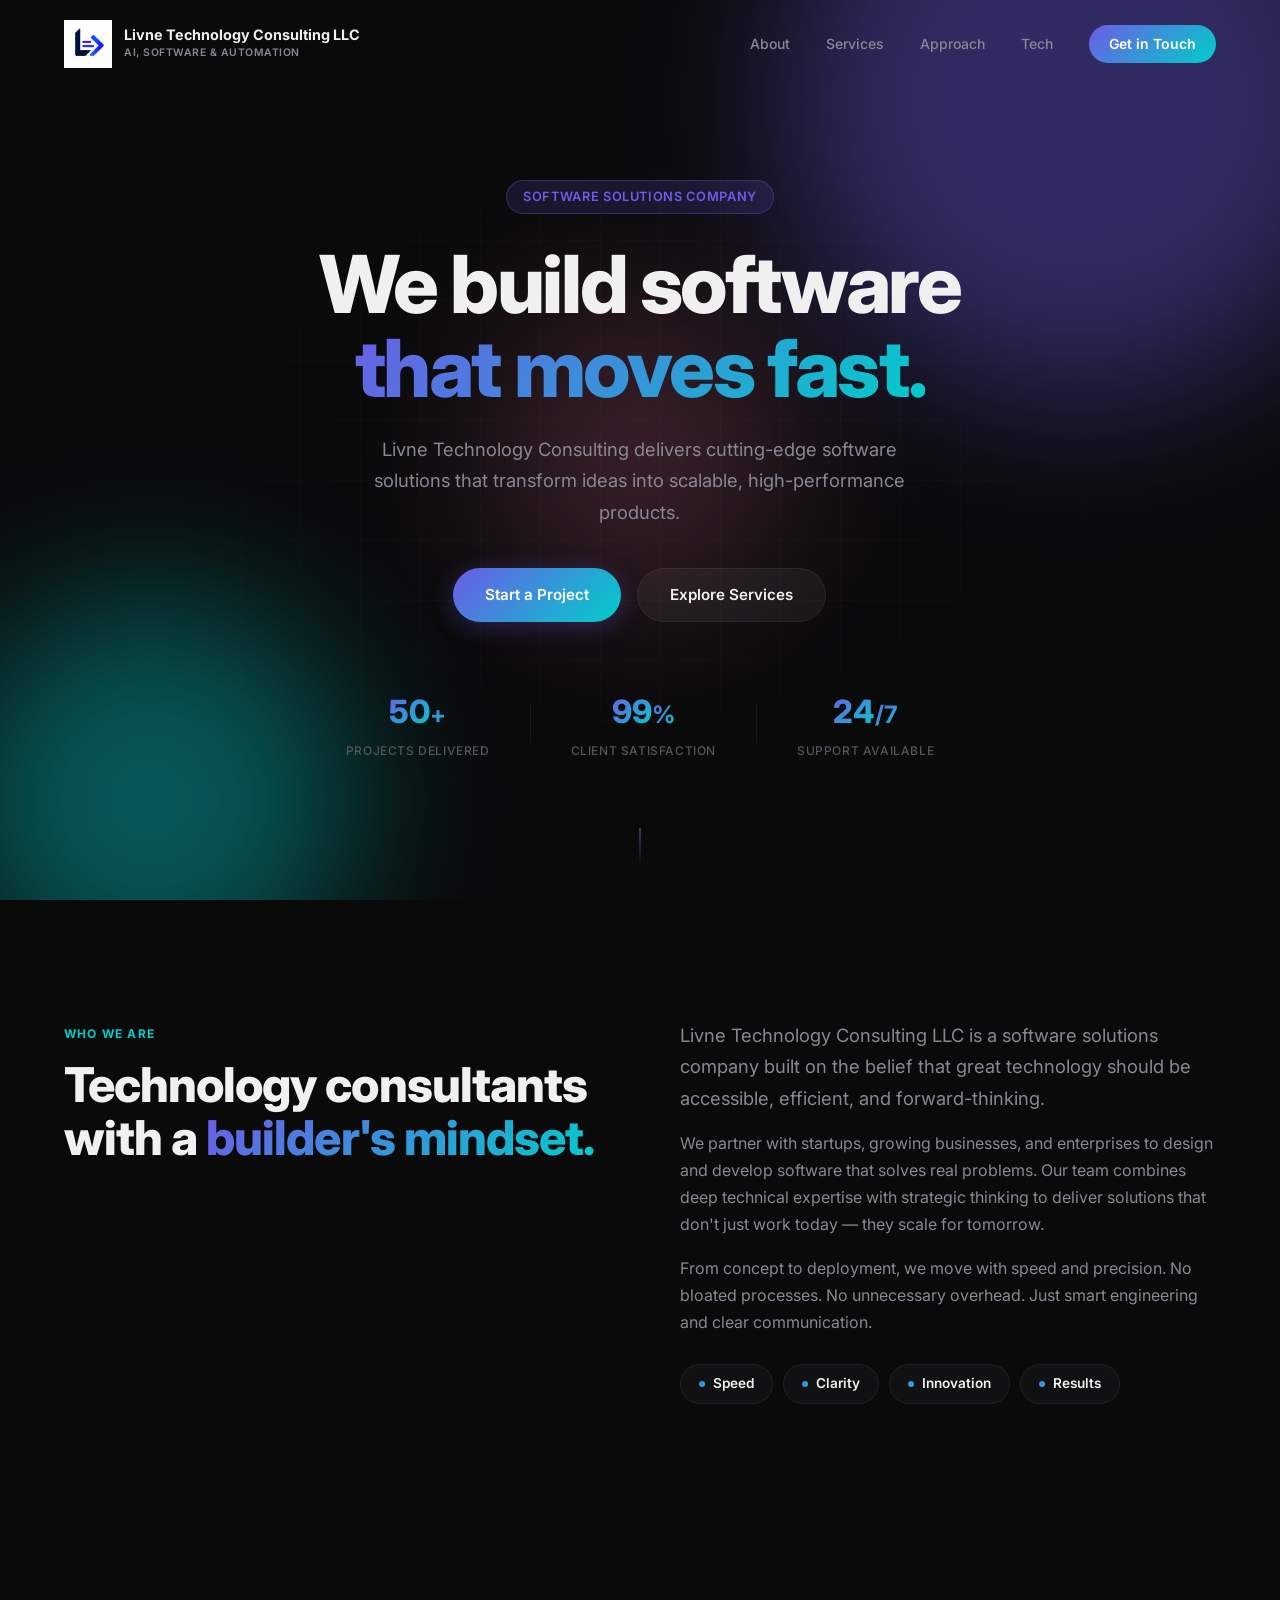
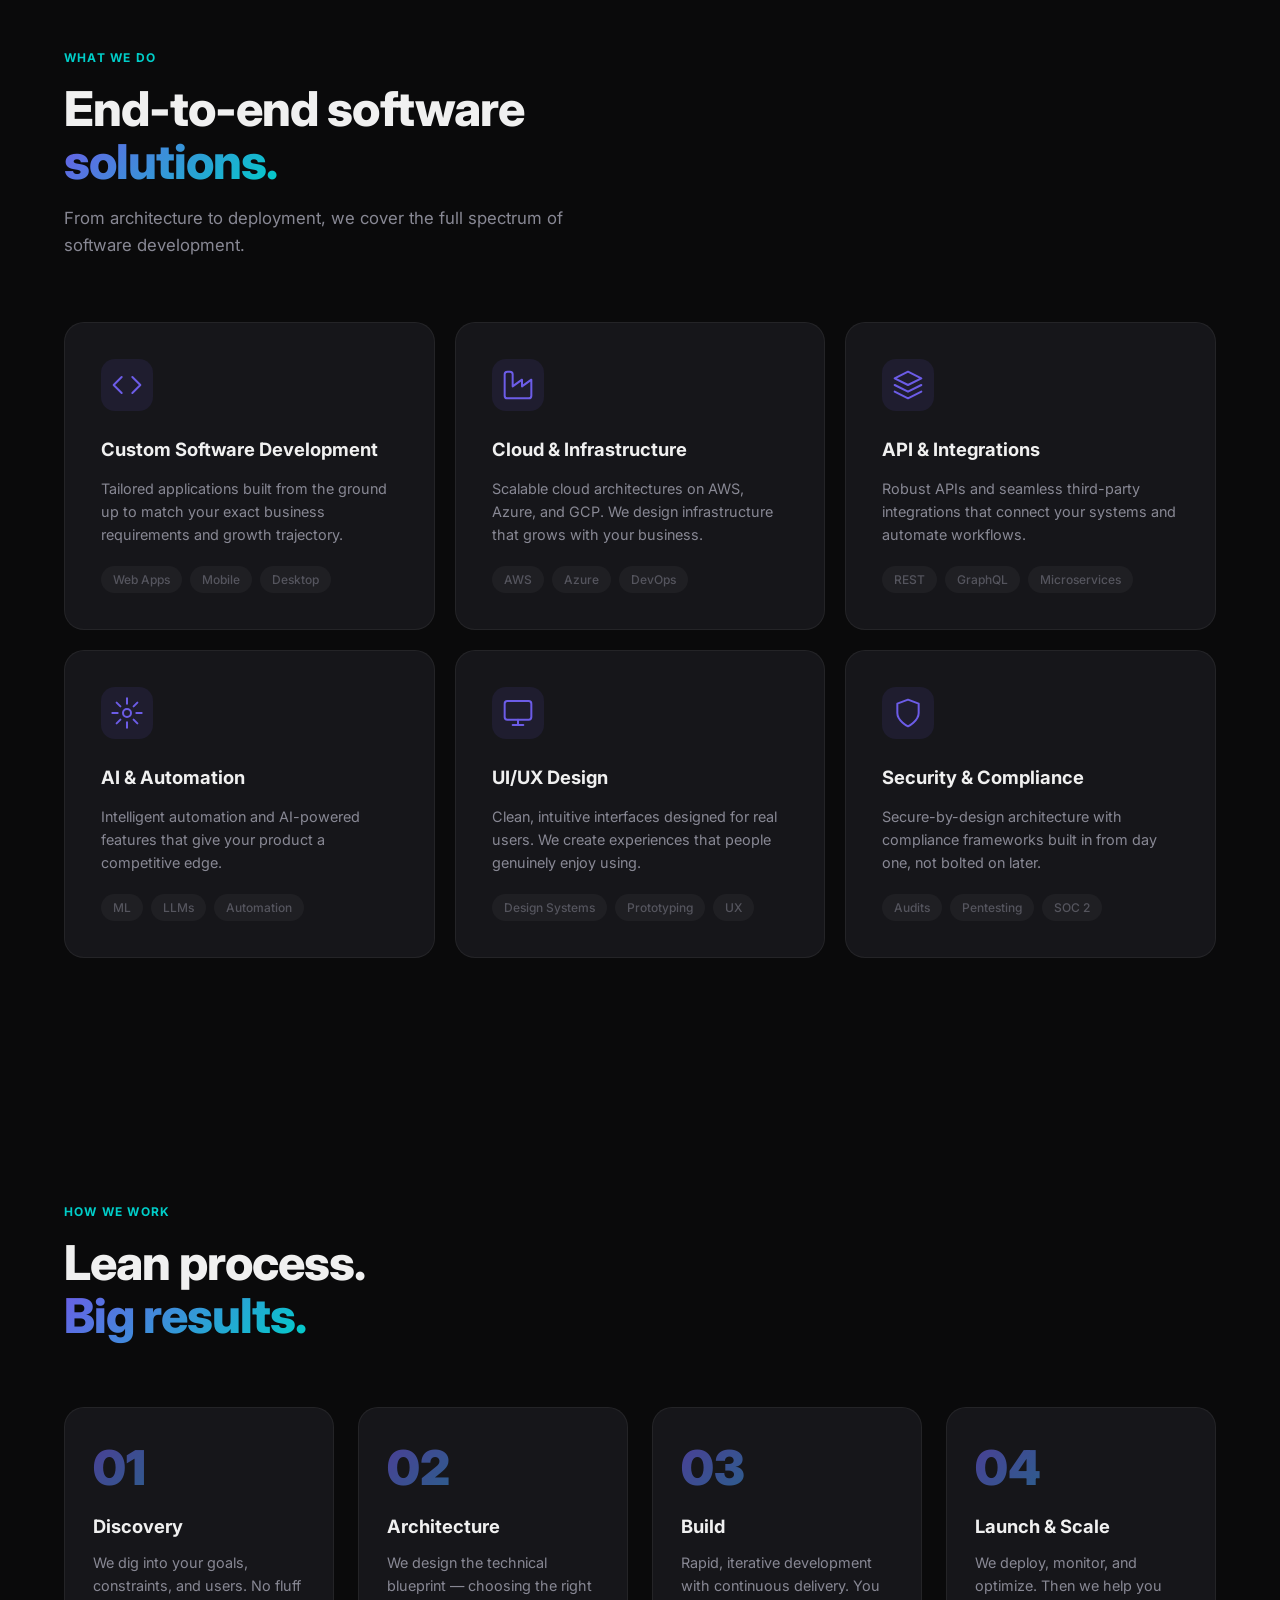
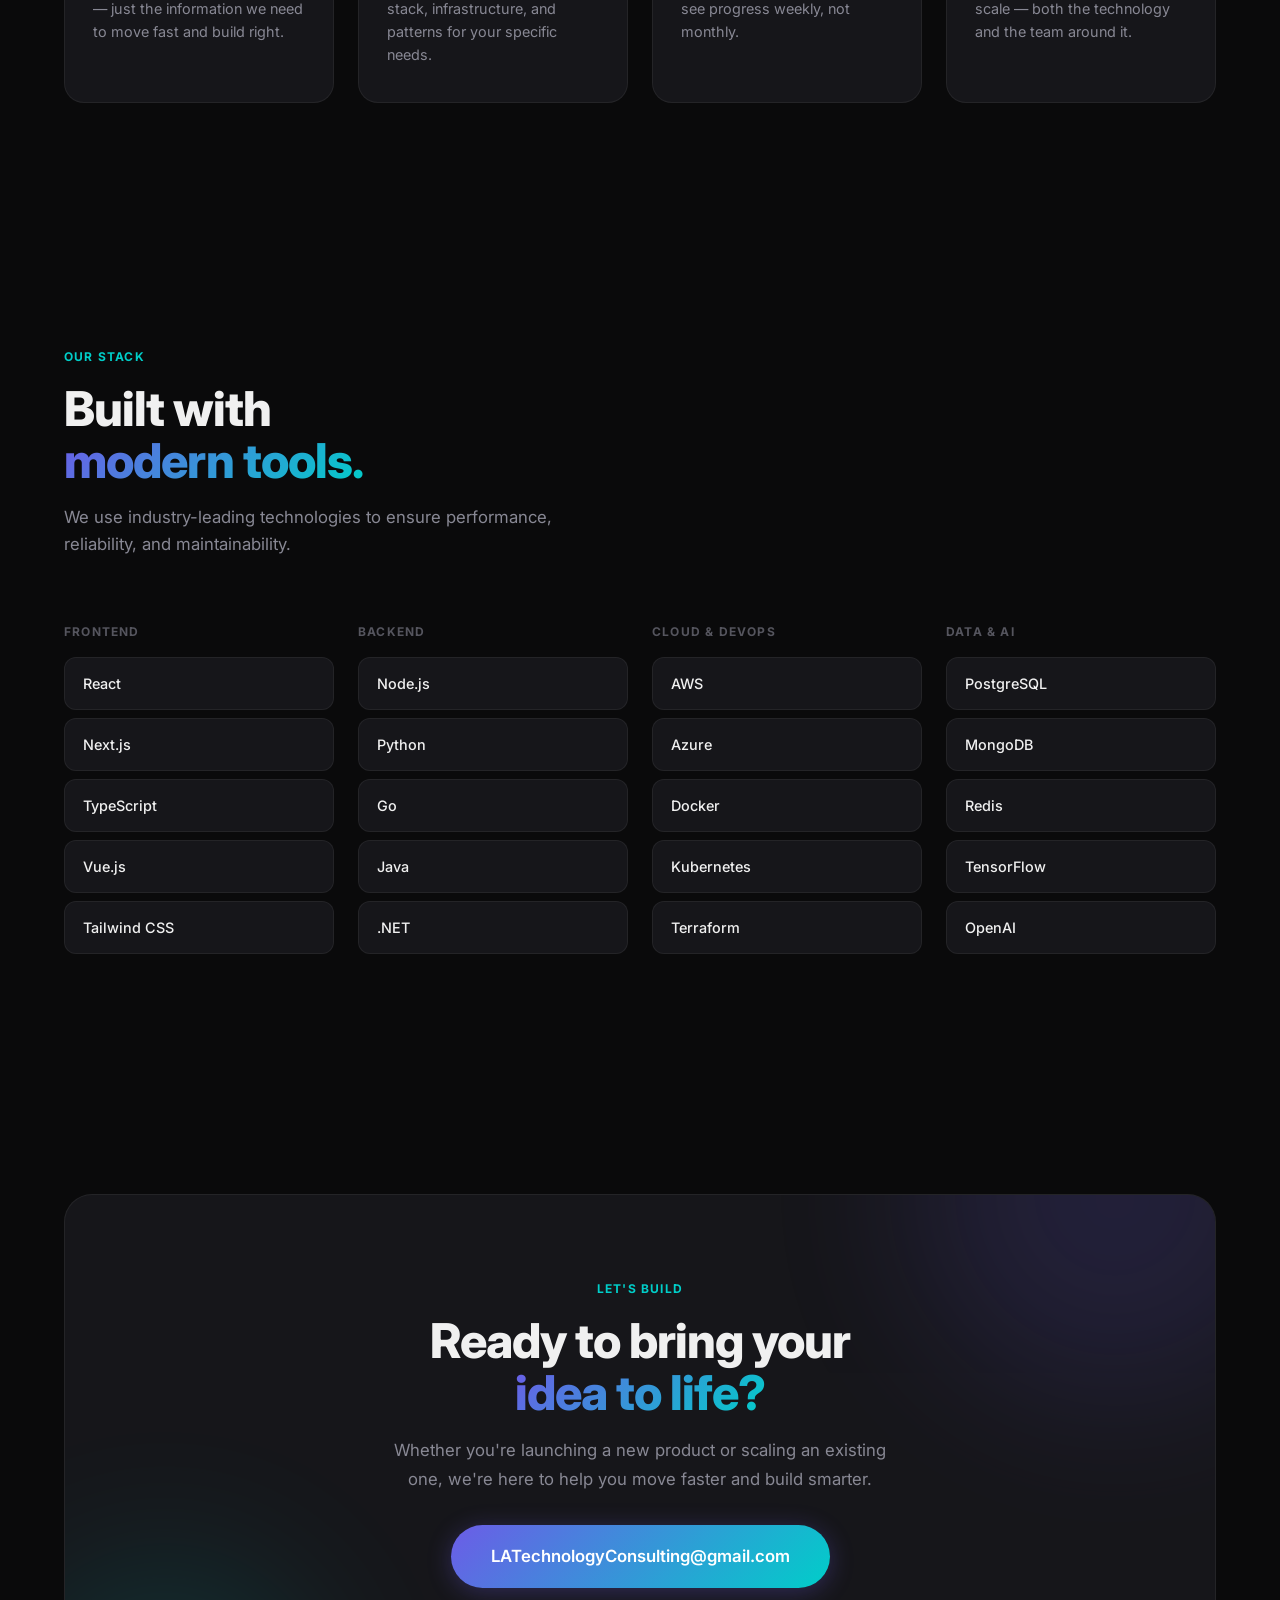
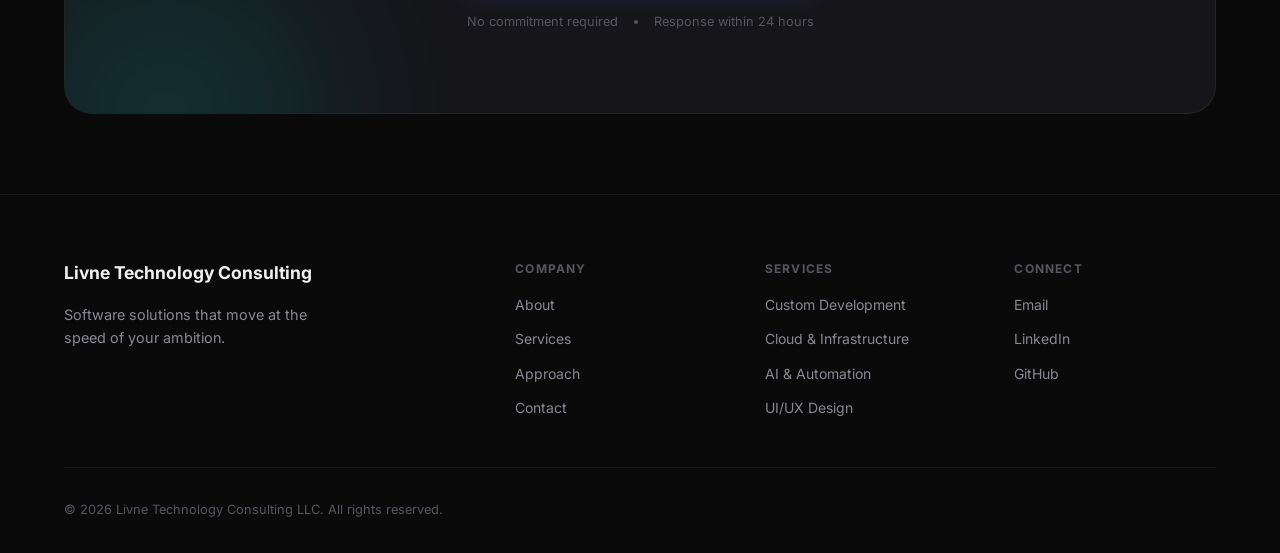
<file: index.html>
<!DOCTYPE html>
<html lang="en">
<head>
    <meta charset="UTF-8">
    <meta name="viewport" content="width=device-width, initial-scale=1.0">
    <title>Livne Technology Consulting LLC</title>
    <link rel="preconnect" href="https://fonts.googleapis.com">
    <link rel="preconnect" href="https://fonts.gstatic.com" crossorigin>
    <link href="https://fonts.googleapis.com/css2?family=Inter:wght@300;400;500;600;700;800;900&display=swap" rel="stylesheet">
    <link rel="stylesheet" href="styles.css">
</head>
<body>

    <!-- Navigation -->
    <nav class="nav" id="nav">
        <div class="nav-container">
            <a href="#" class="nav-logo">
                <img src="assets/livne-icon.png" alt="Livne Technology Solutions" class="nav-logo-icon">
                <div class="nav-logo-text">
                    <div class="nav-company-name">Livne Technology Consulting LLC</div>
                    <div class="nav-tagline">AI, Software & Automation</div>
                </div>
            </a>
            <div class="nav-links" id="navLinks">
                <a href="#about">About</a>
                <a href="#services">Services</a>
                <a href="#approach">Approach</a>
                <a href="#tech">Tech</a>
                <a href="#contact" class="nav-cta">Get in Touch</a>
            </div>
            <button class="nav-toggle" id="navToggle" aria-label="Toggle menu">
                <span></span>
                <span></span>
                <span></span>
            </button>
        </div>
    </nav>

    <!-- Hero Section -->
    <section class="hero">
        <div class="hero-bg">
            <div class="grid-overlay"></div>
            <div class="gradient-orb orb-1"></div>
            <div class="gradient-orb orb-2"></div>
            <div class="gradient-orb orb-3"></div>
        </div>
        <div class="hero-content">
            <div class="hero-badge">Software Solutions Company</div>
            <h1 class="hero-title">
                We build software<br>
                <span class="gradient-text">that moves fast.</span>
            </h1>
            <p class="hero-subtitle">
                Livne Technology Consulting delivers cutting-edge software solutions
                that transform ideas into scalable, high-performance products.
            </p>
            <div class="hero-actions">
                <a href="#contact" class="btn btn-primary">Start a Project</a>
                <a href="#services" class="btn btn-ghost">Explore Services</a>
            </div>
            <div class="hero-stats">
                <div class="stat">
                    <span class="stat-number" data-count="50">0</span><span class="stat-suffix">+</span>
                    <span class="stat-label">Projects Delivered</span>
                </div>
                <div class="stat-divider"></div>
                <div class="stat">
                    <span class="stat-number" data-count="99">0</span><span class="stat-suffix">%</span>
                    <span class="stat-label">Client Satisfaction</span>
                </div>
                <div class="stat-divider"></div>
                <div class="stat">
                    <span class="stat-number" data-count="24">0</span><span class="stat-suffix">/7</span>
                    <span class="stat-label">Support Available</span>
                </div>
            </div>
        </div>
        <div class="scroll-indicator">
            <div class="scroll-line"></div>
        </div>
    </section>

    <!-- About Section -->
    <section class="section about" id="about">
        <div class="container">
            <div class="section-grid">
                <div class="section-intro">
                    <span class="section-tag">Who We Are</span>
                    <h2 class="section-title">Technology consultants<br>with a <span class="gradient-text">builder's mindset.</span></h2>
                </div>
                <div class="section-content">
                    <p class="text-large">
                        Livne Technology Consulting LLC is a software solutions company built on the belief
                        that great technology should be accessible, efficient, and forward-thinking.
                    </p>
                    <p>
                        We partner with startups, growing businesses, and enterprises to design and
                        develop software that solves real problems. Our team combines deep technical
                        expertise with strategic thinking to deliver solutions that don't just work
                        today — they scale for tomorrow.
                    </p>
                    <p>
                        From concept to deployment, we move with speed and precision. No bloated processes.
                        No unnecessary overhead. Just smart engineering and clear communication.
                    </p>
                    <div class="about-values">
                        <div class="value-chip">
                            <span class="chip-dot"></span>Speed
                        </div>
                        <div class="value-chip">
                            <span class="chip-dot"></span>Clarity
                        </div>
                        <div class="value-chip">
                            <span class="chip-dot"></span>Innovation
                        </div>
                        <div class="value-chip">
                            <span class="chip-dot"></span>Results
                        </div>
                    </div>
                </div>
            </div>
        </div>
    </section>

    <!-- Services Section -->
    <section class="section services" id="services">
        <div class="container">
            <div class="section-header">
                <span class="section-tag">What We Do</span>
                <h2 class="section-title">End-to-end software<br><span class="gradient-text">solutions.</span></h2>
                <p class="section-desc">From architecture to deployment, we cover the full spectrum of software development.</p>
            </div>
            <div class="services-grid">
                <div class="service-card" data-animate>
                    <div class="service-icon">
                        <svg width="32" height="32" viewBox="0 0 24 24" fill="none" stroke="currentColor" stroke-width="1.5" stroke-linecap="round" stroke-linejoin="round">
                            <polyline points="16 18 22 12 16 6"></polyline>
                            <polyline points="8 6 2 12 8 18"></polyline>
                        </svg>
                    </div>
                    <h3>Custom Software Development</h3>
                    <p>Tailored applications built from the ground up to match your exact business requirements and growth trajectory.</p>
                    <div class="service-tags">
                        <span>Web Apps</span>
                        <span>Mobile</span>
                        <span>Desktop</span>
                    </div>
                </div>
                <div class="service-card" data-animate>
                    <div class="service-icon">
                        <svg width="32" height="32" viewBox="0 0 24 24" fill="none" stroke="currentColor" stroke-width="1.5" stroke-linecap="round" stroke-linejoin="round">
                            <path d="M2 20a2 2 0 0 0 2 2h16a2 2 0 0 0 2-2V8l-7 5V8l-7 5V4a2 2 0 0 0-2-2H4a2 2 0 0 0-2 2Z"></path>
                        </svg>
                    </div>
                    <h3>Cloud & Infrastructure</h3>
                    <p>Scalable cloud architectures on AWS, Azure, and GCP. We design infrastructure that grows with your business.</p>
                    <div class="service-tags">
                        <span>AWS</span>
                        <span>Azure</span>
                        <span>DevOps</span>
                    </div>
                </div>
                <div class="service-card" data-animate>
                    <div class="service-icon">
                        <svg width="32" height="32" viewBox="0 0 24 24" fill="none" stroke="currentColor" stroke-width="1.5" stroke-linecap="round" stroke-linejoin="round">
                            <path d="M12 2L2 7l10 5 10-5-10-5z"></path>
                            <path d="M2 17l10 5 10-5"></path>
                            <path d="M2 12l10 5 10-5"></path>
                        </svg>
                    </div>
                    <h3>API & Integrations</h3>
                    <p>Robust APIs and seamless third-party integrations that connect your systems and automate workflows.</p>
                    <div class="service-tags">
                        <span>REST</span>
                        <span>GraphQL</span>
                        <span>Microservices</span>
                    </div>
                </div>
                <div class="service-card" data-animate>
                    <div class="service-icon">
                        <svg width="32" height="32" viewBox="0 0 24 24" fill="none" stroke="currentColor" stroke-width="1.5" stroke-linecap="round" stroke-linejoin="round">
                            <circle cx="12" cy="12" r="3"></circle>
                            <path d="M12 1v4M12 19v4M4.22 4.22l2.83 2.83M16.95 16.95l2.83 2.83M1 12h4M19 12h4M4.22 19.78l2.83-2.83M16.95 7.05l2.83-2.83"></path>
                        </svg>
                    </div>
                    <h3>AI & Automation</h3>
                    <p>Intelligent automation and AI-powered features that give your product a competitive edge.</p>
                    <div class="service-tags">
                        <span>ML</span>
                        <span>LLMs</span>
                        <span>Automation</span>
                    </div>
                </div>
                <div class="service-card" data-animate>
                    <div class="service-icon">
                        <svg width="32" height="32" viewBox="0 0 24 24" fill="none" stroke="currentColor" stroke-width="1.5" stroke-linecap="round" stroke-linejoin="round">
                            <rect x="2" y="3" width="20" height="14" rx="2" ry="2"></rect>
                            <line x1="8" y1="21" x2="16" y2="21"></line>
                            <line x1="12" y1="17" x2="12" y2="21"></line>
                        </svg>
                    </div>
                    <h3>UI/UX Design</h3>
                    <p>Clean, intuitive interfaces designed for real users. We create experiences that people genuinely enjoy using.</p>
                    <div class="service-tags">
                        <span>Design Systems</span>
                        <span>Prototyping</span>
                        <span>UX</span>
                    </div>
                </div>
                <div class="service-card" data-animate>
                    <div class="service-icon">
                        <svg width="32" height="32" viewBox="0 0 24 24" fill="none" stroke="currentColor" stroke-width="1.5" stroke-linecap="round" stroke-linejoin="round">
                            <path d="M12 22s8-4 8-10V5l-8-3-8 3v7c0 6 8 10 8 10z"></path>
                        </svg>
                    </div>
                    <h3>Security & Compliance</h3>
                    <p>Secure-by-design architecture with compliance frameworks built in from day one, not bolted on later.</p>
                    <div class="service-tags">
                        <span>Audits</span>
                        <span>Pentesting</span>
                        <span>SOC 2</span>
                    </div>
                </div>
            </div>
        </div>
    </section>

    <!-- Approach Section -->
    <section class="section approach" id="approach">
        <div class="container">
            <div class="section-header">
                <span class="section-tag">How We Work</span>
                <h2 class="section-title">Lean process.<br><span class="gradient-text">Big results.</span></h2>
            </div>
            <div class="approach-timeline">
                <div class="approach-step" data-animate>
                    <div class="step-number">01</div>
                    <div class="step-content">
                        <h3>Discovery</h3>
                        <p>We dig into your goals, constraints, and users. No fluff — just the information we need to move fast and build right.</p>
                    </div>
                </div>
                <div class="approach-step" data-animate>
                    <div class="step-number">02</div>
                    <div class="step-content">
                        <h3>Architecture</h3>
                        <p>We design the technical blueprint — choosing the right stack, infrastructure, and patterns for your specific needs.</p>
                    </div>
                </div>
                <div class="approach-step" data-animate>
                    <div class="step-number">03</div>
                    <div class="step-content">
                        <h3>Build</h3>
                        <p>Rapid, iterative development with continuous delivery. You see progress weekly, not monthly.</p>
                    </div>
                </div>
                <div class="approach-step" data-animate>
                    <div class="step-number">04</div>
                    <div class="step-content">
                        <h3>Launch & Scale</h3>
                        <p>We deploy, monitor, and optimize. Then we help you scale — both the technology and the team around it.</p>
                    </div>
                </div>
            </div>
        </div>
    </section>

    <!-- Tech Stack Section -->
    <section class="section tech" id="tech">
        <div class="container">
            <div class="section-header">
                <span class="section-tag">Our Stack</span>
                <h2 class="section-title">Built with<br><span class="gradient-text">modern tools.</span></h2>
                <p class="section-desc">We use industry-leading technologies to ensure performance, reliability, and maintainability.</p>
            </div>
            <div class="tech-grid">
                <div class="tech-category">
                    <h4>Frontend</h4>
                    <div class="tech-items">
                        <div class="tech-item">React</div>
                        <div class="tech-item">Next.js</div>
                        <div class="tech-item">TypeScript</div>
                        <div class="tech-item">Vue.js</div>
                        <div class="tech-item">Tailwind CSS</div>
                    </div>
                </div>
                <div class="tech-category">
                    <h4>Backend</h4>
                    <div class="tech-items">
                        <div class="tech-item">Node.js</div>
                        <div class="tech-item">Python</div>
                        <div class="tech-item">Go</div>
                        <div class="tech-item">Java</div>
                        <div class="tech-item">.NET</div>
                    </div>
                </div>
                <div class="tech-category">
                    <h4>Cloud & DevOps</h4>
                    <div class="tech-items">
                        <div class="tech-item">AWS</div>
                        <div class="tech-item">Azure</div>
                        <div class="tech-item">Docker</div>
                        <div class="tech-item">Kubernetes</div>
                        <div class="tech-item">Terraform</div>
                    </div>
                </div>
                <div class="tech-category">
                    <h4>Data & AI</h4>
                    <div class="tech-items">
                        <div class="tech-item">PostgreSQL</div>
                        <div class="tech-item">MongoDB</div>
                        <div class="tech-item">Redis</div>
                        <div class="tech-item">TensorFlow</div>
                        <div class="tech-item">OpenAI</div>
                    </div>
                </div>
            </div>
        </div>
    </section>

    <!-- CTA Section -->
    <section class="section cta" id="contact">
        <div class="container">
            <div class="cta-card">
                <div class="cta-bg">
                    <div class="gradient-orb orb-cta-1"></div>
                    <div class="gradient-orb orb-cta-2"></div>
                </div>
                <div class="cta-content">
                    <span class="section-tag">Let's Build</span>
                    <h2 class="cta-title">Ready to bring your<br><span class="gradient-text">idea to life?</span></h2>
                    <p class="cta-desc">
                        Whether you're launching a new product or scaling an existing one,
                        we're here to help you move faster and build smarter.
                    </p>
                    <a href="mailto:LATechnologyConsulting@gmail.com" class="btn btn-primary btn-large">
                        LATechnologyConsulting@gmail.com
                    </a>
                    <div class="cta-meta">
                        <span>No commitment required</span>
                        <span class="cta-dot"></span>
                        <span>Response within 24 hours</span>
                    </div>
                </div>
            </div>
        </div>
    </section>

    <!-- Footer -->
    <footer class="footer">
        <div class="container">
            <div class="footer-grid">
                <div class="footer-brand">
                    <a href="#" class="nav-logo">
                        <span class="logo-icon">L</span>
                        <span class="logo-text">Livne Technology Consulting</span>
                    </a>
                    <p>Software solutions that move at the speed of your ambition.</p>
                </div>
                <div class="footer-links">
                    <h5>Company</h5>
                    <a href="#about">About</a>
                    <a href="#services">Services</a>
                    <a href="#approach">Approach</a>
                    <a href="#contact">Contact</a>
                </div>
                <div class="footer-links">
                    <h5>Services</h5>
                    <a href="#services">Custom Development</a>
                    <a href="#services">Cloud & Infrastructure</a>
                    <a href="#services">AI & Automation</a>
                    <a href="#services">UI/UX Design</a>
                </div>
                <div class="footer-links">
                    <h5>Connect</h5>
                    <a href="mailto:contact@livnetech.com">Email</a>
                    <a href="#">LinkedIn</a>
                    <a href="#">GitHub</a>
                </div>
            </div>
            <div class="footer-bottom">
                <p>&copy; 2026 Livne Technology Consulting LLC. All rights reserved.</p>
            </div>
        </div>
    </footer>

    <script src="script.js"></script>
</body>
</html>
</file>
<file: styles.css>
/* ============================================
   Livne Technology Consulting LLC
   Minimal / Young / Energetic / Advanced
   ============================================ */

:root {
    --bg: #0a0a0b;
    --bg-elevated: #111113;
    --bg-card: #16161a;
    --border: rgba(255, 255, 255, 0.06);
    --text: #f0f0f0;
    --text-secondary: #888894;
    --text-muted: #55555e;
    --accent-1: #6c5ce7;
    --accent-2: #00cec9;
    --accent-3: #fd79a8;
    --gradient: linear-gradient(135deg, var(--accent-1), var(--accent-2));
    --gradient-warm: linear-gradient(135deg, var(--accent-1), var(--accent-3));
    --font: 'Inter', -apple-system, BlinkMacSystemFont, 'Segoe UI', sans-serif;
    --radius: 12px;
    --radius-lg: 20px;
    --transition: 0.3s cubic-bezier(0.4, 0, 0.2, 1);
}

/* Reset */
*, *::before, *::after {
    margin: 0;
    padding: 0;
    box-sizing: border-box;
}

html {
    scroll-behavior: smooth;
    -webkit-font-smoothing: antialiased;
    -moz-osx-font-smoothing: grayscale;
}

body {
    font-family: var(--font);
    background: var(--bg);
    color: var(--text);
    line-height: 1.6;
    overflow-x: hidden;
}

a {
    text-decoration: none;
    color: inherit;
    transition: var(--transition);
}

img {
    max-width: 100%;
    display: block;
}

/* Layout */
.container {
    max-width: 1200px;
    margin: 0 auto;
    padding: 0 24px;
}

.section {
    padding: 120px 0;
    position: relative;
}

/* ============================================
   Navigation
   ============================================ */
.nav {
    position: fixed;
    top: 0;
    left: 0;
    right: 0;
    z-index: 1000;
    padding: 20px 0;
    transition: var(--transition);
    backdrop-filter: blur(0px);
}

.nav.scrolled {
    padding: 12px 0;
    background: rgba(10, 10, 11, 0.85);
    backdrop-filter: blur(20px);
    border-bottom: 1px solid var(--border);
}

.nav-container {
    max-width: 1200px;
    margin: 0 auto;
    padding: 0 24px;
    display: flex;
    align-items: center;
    justify-content: space-between;
}

.nav-logo {
    display: flex;
    align-items: center;
    gap: 12px;
    font-weight: 700;
    font-size: 1.1rem;
}

.nav-logo-icon {
    height: 48px;
    width: auto;
    display: block;
    transition: var(--transition);
    flex-shrink: 0;
}

.nav-logo-icon:hover {
    transform: scale(1.1);
    opacity: 0.9;
}

.nav-logo-text {
    display: flex;
    flex-direction: column;
    gap: 2px;
}

.nav-company-name {
    font-size: 0.9rem;
    font-weight: 700;
    color: var(--text);
    line-height: 1.2;
}

.nav-tagline {
    font-size: 0.65rem;
    font-weight: 600;
    color: var(--text-secondary);
    letter-spacing: 0.5px;
    text-transform: uppercase;
}

.logo-icon {
    width: 36px;
    height: 36px;
    background: var(--gradient);
    border-radius: 10px;
    display: none;
    align-items: center;
    justify-content: center;
    font-weight: 800;
    font-size: 1rem;
    color: white;
}

.nav-links {
    display: flex;
    align-items: center;
    gap: 36px;
}

.nav-links a {
    font-size: 0.875rem;
    font-weight: 500;
    color: var(--text-secondary);
    position: relative;
}

.nav-links a:hover {
    color: var(--text);
}

.nav-links a::after {
    content: '';
    position: absolute;
    bottom: -4px;
    left: 0;
    width: 0;
    height: 2px;
    background: var(--gradient);
    transition: var(--transition);
    border-radius: 1px;
}

.nav-links a:hover::after {
    width: 100%;
}

.nav-cta {
    padding: 8px 20px !important;
    background: var(--gradient);
    border-radius: 100px;
    color: white !important;
    font-weight: 600 !important;
}

.nav-cta::after {
    display: none !important;
}

.nav-cta:hover {
    opacity: 0.9;
    transform: translateY(-1px);
}

.nav-toggle {
    display: none;
    flex-direction: column;
    gap: 5px;
    background: none;
    border: none;
    cursor: pointer;
    padding: 4px;
}

.nav-toggle span {
    width: 24px;
    height: 2px;
    background: var(--text);
    border-radius: 2px;
    transition: var(--transition);
}

/* ============================================
   Hero
   ============================================ */
.hero {
    min-height: 100vh;
    display: flex;
    align-items: center;
    justify-content: center;
    position: relative;
    overflow: hidden;
    padding: 120px 24px 80px;
}

.hero-bg {
    position: absolute;
    inset: 0;
    overflow: hidden;
}

.grid-overlay {
    position: absolute;
    inset: 0;
    background-image:
        linear-gradient(rgba(255,255,255,0.02) 1px, transparent 1px),
        linear-gradient(90deg, rgba(255,255,255,0.02) 1px, transparent 1px);
    background-size: 60px 60px;
    mask-image: radial-gradient(ellipse at center, black 30%, transparent 70%);
}

.gradient-orb {
    position: absolute;
    border-radius: 50%;
    filter: blur(80px);
    opacity: 0.4;
}

.orb-1 {
    width: 600px;
    height: 600px;
    background: var(--accent-1);
    top: -200px;
    right: -100px;
    animation: float 15s ease-in-out infinite;
}

.orb-2 {
    width: 400px;
    height: 400px;
    background: var(--accent-2);
    bottom: -100px;
    left: -50px;
    animation: float 12s ease-in-out infinite reverse;
}

.orb-3 {
    width: 300px;
    height: 300px;
    background: var(--accent-3);
    top: 50%;
    left: 50%;
    transform: translate(-50%, -50%);
    animation: float 18s ease-in-out infinite;
    opacity: 0.2;
}

@keyframes float {
    0%, 100% { transform: translate(0, 0) scale(1); }
    33% { transform: translate(30px, -30px) scale(1.05); }
    66% { transform: translate(-20px, 20px) scale(0.95); }
}

.hero-content {
    text-align: center;
    position: relative;
    z-index: 1;
    max-width: 800px;
}

.hero-badge {
    display: inline-block;
    padding: 6px 16px;
    background: rgba(108, 92, 231, 0.15);
    border: 1px solid rgba(108, 92, 231, 0.3);
    border-radius: 100px;
    font-size: 0.8rem;
    font-weight: 600;
    color: var(--accent-1);
    letter-spacing: 0.05em;
    text-transform: uppercase;
    margin-bottom: 28px;
}

.hero-title {
    font-size: clamp(2.8rem, 7vw, 5rem);
    font-weight: 800;
    line-height: 1.05;
    letter-spacing: -0.03em;
    margin-bottom: 24px;
}

.gradient-text {
    background: var(--gradient);
    -webkit-background-clip: text;
    -webkit-text-fill-color: transparent;
    background-clip: text;
}

.hero-subtitle {
    font-size: 1.15rem;
    color: var(--text-secondary);
    max-width: 560px;
    margin: 0 auto 40px;
    line-height: 1.7;
}

.hero-actions {
    display: flex;
    gap: 16px;
    justify-content: center;
    margin-bottom: 64px;
}

/* Buttons */
.btn {
    display: inline-flex;
    align-items: center;
    justify-content: center;
    padding: 14px 32px;
    border-radius: 100px;
    font-size: 0.95rem;
    font-weight: 600;
    font-family: var(--font);
    cursor: pointer;
    border: none;
    transition: var(--transition);
}

.btn-primary {
    background: var(--gradient);
    color: white;
    box-shadow: 0 4px 24px rgba(108, 92, 231, 0.3);
}

.btn-primary:hover {
    transform: translateY(-2px);
    box-shadow: 0 8px 32px rgba(108, 92, 231, 0.4);
}

.btn-ghost {
    background: rgba(255, 255, 255, 0.05);
    color: var(--text);
    border: 1px solid var(--border);
}

.btn-ghost:hover {
    background: rgba(255, 255, 255, 0.1);
    border-color: rgba(255, 255, 255, 0.15);
}

.btn-large {
    padding: 18px 40px;
    font-size: 1.05rem;
}

/* Hero Stats */
.hero-stats {
    display: flex;
    align-items: center;
    justify-content: center;
    gap: 40px;
}

.stat {
    text-align: center;
}

.stat-number {
    font-size: 2rem;
    font-weight: 800;
    background: var(--gradient);
    -webkit-background-clip: text;
    -webkit-text-fill-color: transparent;
    background-clip: text;
}

.stat-suffix {
    font-size: 1.5rem;
    font-weight: 700;
    background: var(--gradient);
    -webkit-background-clip: text;
    -webkit-text-fill-color: transparent;
    background-clip: text;
}

.stat-label {
    display: block;
    font-size: 0.75rem;
    color: var(--text-muted);
    font-weight: 500;
    text-transform: uppercase;
    letter-spacing: 0.05em;
    margin-top: 4px;
}

.stat-divider {
    width: 1px;
    height: 40px;
    background: var(--border);
}

/* Scroll Indicator */
.scroll-indicator {
    position: absolute;
    bottom: 32px;
    left: 50%;
    transform: translateX(-50%);
}

.scroll-line {
    width: 1px;
    height: 40px;
    background: linear-gradient(to bottom, var(--accent-1), transparent);
    animation: scrollPulse 2s ease-in-out infinite;
}

@keyframes scrollPulse {
    0%, 100% { opacity: 0.3; transform: scaleY(1); }
    50% { opacity: 1; transform: scaleY(1.2); }
}

/* ============================================
   Section Common
   ============================================ */
.section-tag {
    display: inline-block;
    font-size: 0.75rem;
    font-weight: 700;
    text-transform: uppercase;
    letter-spacing: 0.1em;
    color: var(--accent-2);
    margin-bottom: 16px;
}

.section-title {
    font-size: clamp(2rem, 4vw, 3rem);
    font-weight: 800;
    line-height: 1.1;
    letter-spacing: -0.02em;
    margin-bottom: 16px;
}

.section-desc {
    font-size: 1.05rem;
    color: var(--text-secondary);
    max-width: 500px;
}

.section-header {
    margin-bottom: 64px;
}

.section-header .section-desc {
    margin-top: 8px;
}

/* ============================================
   About
   ============================================ */
.section-grid {
    display: grid;
    grid-template-columns: 1fr 1fr;
    gap: 80px;
    align-items: start;
}

.text-large {
    font-size: 1.15rem;
    line-height: 1.7;
    color: var(--text);
    margin-bottom: 20px;
}

.section-content p {
    color: var(--text-secondary);
    margin-bottom: 16px;
    line-height: 1.7;
}

.about-values {
    display: flex;
    flex-wrap: wrap;
    gap: 10px;
    margin-top: 28px;
}

.value-chip {
    display: flex;
    align-items: center;
    gap: 8px;
    padding: 8px 18px;
    background: var(--bg-elevated);
    border: 1px solid var(--border);
    border-radius: 100px;
    font-size: 0.85rem;
    font-weight: 600;
}

.chip-dot {
    width: 6px;
    height: 6px;
    border-radius: 50%;
    background: var(--gradient);
}

/* ============================================
   Services
   ============================================ */
.services-grid {
    display: grid;
    grid-template-columns: repeat(3, 1fr);
    gap: 20px;
}

.service-card {
    padding: 36px;
    background: var(--bg-card);
    border: 1px solid var(--border);
    border-radius: var(--radius-lg);
    transition: var(--transition);
    position: relative;
    overflow: hidden;
}

.service-card::before {
    content: '';
    position: absolute;
    top: 0;
    left: 0;
    right: 0;
    height: 2px;
    background: var(--gradient);
    opacity: 0;
    transition: var(--transition);
}

.service-card:hover {
    border-color: rgba(108, 92, 231, 0.2);
    transform: translateY(-4px);
}

.service-card:hover::before {
    opacity: 1;
}

.service-icon {
    width: 52px;
    height: 52px;
    display: flex;
    align-items: center;
    justify-content: center;
    background: rgba(108, 92, 231, 0.1);
    border-radius: 14px;
    color: var(--accent-1);
    margin-bottom: 24px;
}

.service-card h3 {
    font-size: 1.15rem;
    font-weight: 700;
    margin-bottom: 12px;
}

.service-card p {
    font-size: 0.9rem;
    color: var(--text-secondary);
    line-height: 1.6;
    margin-bottom: 20px;
}

.service-tags {
    display: flex;
    flex-wrap: wrap;
    gap: 8px;
}

.service-tags span {
    padding: 4px 12px;
    background: rgba(255, 255, 255, 0.04);
    border-radius: 100px;
    font-size: 0.75rem;
    font-weight: 500;
    color: var(--text-muted);
}

/* ============================================
   Approach
   ============================================ */
.approach-timeline {
    display: grid;
    grid-template-columns: repeat(4, 1fr);
    gap: 24px;
}

.approach-step {
    padding: 36px 28px;
    background: var(--bg-card);
    border: 1px solid var(--border);
    border-radius: var(--radius-lg);
    transition: var(--transition);
    position: relative;
}

.approach-step:hover {
    border-color: rgba(0, 206, 201, 0.2);
    transform: translateY(-4px);
}

.step-number {
    font-size: 3rem;
    font-weight: 900;
    background: var(--gradient);
    -webkit-background-clip: text;
    -webkit-text-fill-color: transparent;
    background-clip: text;
    line-height: 1;
    margin-bottom: 20px;
    opacity: 0.6;
}

.step-content h3 {
    font-size: 1.15rem;
    font-weight: 700;
    margin-bottom: 10px;
}

.step-content p {
    font-size: 0.9rem;
    color: var(--text-secondary);
    line-height: 1.6;
}

/* ============================================
   Tech Stack
   ============================================ */
.tech-grid {
    display: grid;
    grid-template-columns: repeat(4, 1fr);
    gap: 24px;
}

.tech-category h4 {
    font-size: 0.75rem;
    font-weight: 700;
    text-transform: uppercase;
    letter-spacing: 0.1em;
    color: var(--text-muted);
    margin-bottom: 16px;
}

.tech-items {
    display: flex;
    flex-direction: column;
    gap: 8px;
}

.tech-item {
    padding: 14px 18px;
    background: var(--bg-card);
    border: 1px solid var(--border);
    border-radius: var(--radius);
    font-size: 0.9rem;
    font-weight: 500;
    transition: var(--transition);
}

.tech-item:hover {
    border-color: rgba(108, 92, 231, 0.3);
    background: rgba(108, 92, 231, 0.05);
    transform: translateX(4px);
}

/* ============================================
   CTA
   ============================================ */
.cta {
    padding-bottom: 80px;
}

.cta-card {
    position: relative;
    overflow: hidden;
    background: var(--bg-card);
    border: 1px solid var(--border);
    border-radius: 28px;
    padding: 80px 40px;
    text-align: center;
}

.cta-bg {
    position: absolute;
    inset: 0;
    overflow: hidden;
}

.orb-cta-1 {
    width: 400px;
    height: 400px;
    background: var(--accent-1);
    top: -200px;
    right: -100px;
    opacity: 0.15;
}

.orb-cta-2 {
    width: 300px;
    height: 300px;
    background: var(--accent-2);
    bottom: -150px;
    left: -50px;
    opacity: 0.15;
}

.cta-content {
    position: relative;
    z-index: 1;
}

.cta-title {
    font-size: clamp(2rem, 4vw, 3rem);
    font-weight: 800;
    line-height: 1.1;
    letter-spacing: -0.02em;
    margin-bottom: 16px;
}

.cta-desc {
    font-size: 1.05rem;
    color: var(--text-secondary);
    max-width: 500px;
    margin: 0 auto 32px;
    line-height: 1.7;
}

.cta-meta {
    display: flex;
    align-items: center;
    justify-content: center;
    gap: 16px;
    margin-top: 24px;
    font-size: 0.8rem;
    color: var(--text-muted);
}

.cta-dot {
    width: 4px;
    height: 4px;
    border-radius: 50%;
    background: var(--text-muted);
}

/* ============================================
   Footer
   ============================================ */
.footer {
    border-top: 1px solid var(--border);
    padding: 64px 0 32px;
}

.footer-grid {
    display: grid;
    grid-template-columns: 2fr 1fr 1fr 1fr;
    gap: 48px;
    margin-bottom: 48px;
}

.footer-brand p {
    color: var(--text-secondary);
    font-size: 0.9rem;
    margin-top: 16px;
    max-width: 280px;
    line-height: 1.6;
}

.footer-links {
    display: flex;
    flex-direction: column;
    gap: 12px;
}

.footer-links h5 {
    font-size: 0.75rem;
    font-weight: 700;
    text-transform: uppercase;
    letter-spacing: 0.1em;
    color: var(--text-muted);
    margin-bottom: 4px;
}

.footer-links a {
    font-size: 0.875rem;
    color: var(--text-secondary);
}

.footer-links a:hover {
    color: var(--text);
}

.footer-bottom {
    padding-top: 32px;
    border-top: 1px solid var(--border);
}

.footer-bottom p {
    font-size: 0.8rem;
    color: var(--text-muted);
}

/* ============================================
   Animations
   ============================================ */
[data-animate] {
    opacity: 0;
    transform: translateY(30px);
    transition: opacity 0.6s ease, transform 0.6s ease;
}

[data-animate].visible {
    opacity: 1;
    transform: translateY(0);
}

/* ============================================
   Responsive
   ============================================ */
@media (max-width: 1024px) {
    .services-grid {
        grid-template-columns: repeat(2, 1fr);
    }

    .approach-timeline {
        grid-template-columns: repeat(2, 1fr);
    }

    .tech-grid {
        grid-template-columns: repeat(2, 1fr);
    }

    .footer-grid {
        grid-template-columns: 1fr 1fr;
        gap: 32px;
    }
}

@media (max-width: 768px) {
    .section {
        padding: 80px 0;
    }

    .nav-logo-text {
        display: none;
    }

    .nav-logo-icon {
        height: 40px;
    }

    .nav-links {
        display: none;
        position: absolute;
        top: 100%;
        left: 0;
        right: 0;
        flex-direction: column;
        background: rgba(10, 10, 11, 0.95);
        backdrop-filter: blur(20px);
        padding: 24px;
        gap: 20px;
        border-bottom: 1px solid var(--border);
    }

    .nav-links.active {
        display: flex;
    }

    .nav-toggle {
        display: flex;
    }

    .nav-toggle.active span:nth-child(1) {
        transform: rotate(45deg) translate(5px, 5px);
    }

    .nav-toggle.active span:nth-child(2) {
        opacity: 0;
    }

    .nav-toggle.active span:nth-child(3) {
        transform: rotate(-45deg) translate(5px, -5px);
    }

    .hero-title {
        font-size: clamp(2.2rem, 8vw, 3.5rem);
    }

    .hero-actions {
        flex-direction: column;
        align-items: center;
    }

    .hero-stats {
        flex-direction: column;
        gap: 24px;
    }

    .stat-divider {
        width: 40px;
        height: 1px;
    }

    .section-grid {
        grid-template-columns: 1fr;
        gap: 40px;
    }

    .services-grid {
        grid-template-columns: 1fr;
    }

    .approach-timeline {
        grid-template-columns: 1fr;
    }

    .tech-grid {
        grid-template-columns: 1fr 1fr;
    }

    .footer-grid {
        grid-template-columns: 1fr;
        gap: 32px;
    }

    .cta-card {
        padding: 48px 24px;
    }
}

@media (max-width: 480px) {
    .tech-grid {
        grid-template-columns: 1fr;
    }
}
</file>
